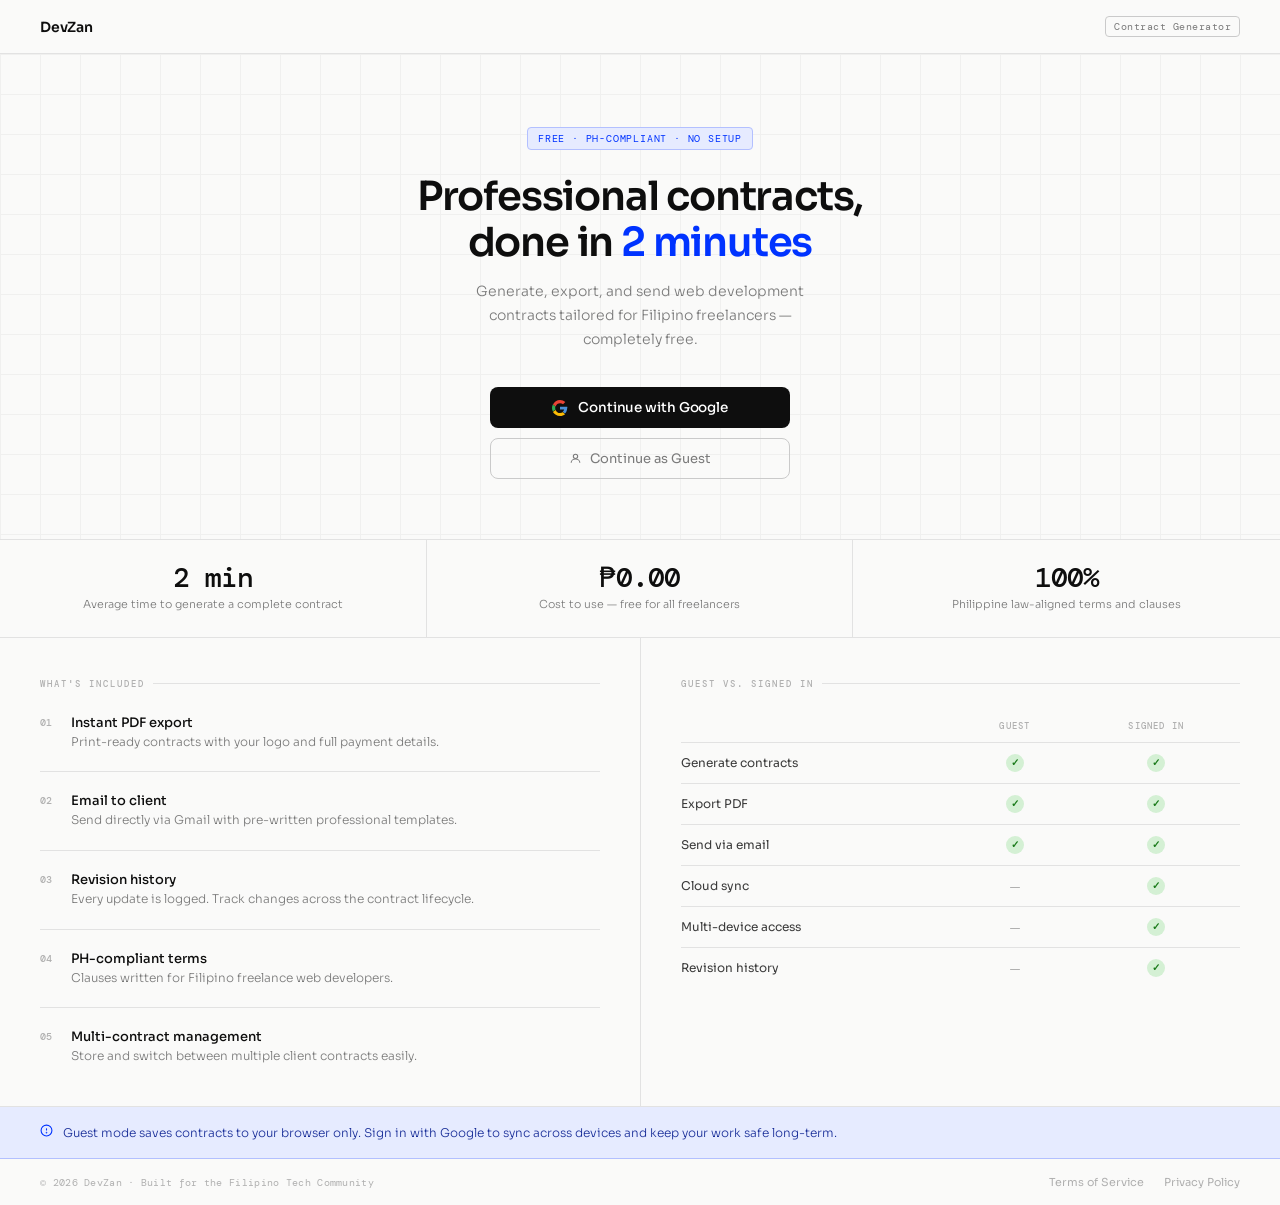
<file: templates/login.html>
<!DOCTYPE html>
<html lang="en">
<head>
<meta charset="UTF-8"/>
<meta name="viewport" content="width=device-width,initial-scale=1.0"/>
<title>DevZan — Contract Generator</title>
<link href="https://fonts.googleapis.com/css2?family=DM+Mono:wght@300;400;500&family=Sora:wght@300;400;500;600&display=swap" rel="stylesheet"/>
<style>
*, *::before, *::after { box-sizing: border-box; margin: 0; padding: 0; }

:root {
  --ink:     #0e0e0e;
  --ink2:    #3a3a3a;
  --ink3:    #7a7a7a;
  --ink4:    #b0b0b0;
  --border:  #e2e2e2;
  --border2: #cacaca;
  --surface: #f5f5f3;
  --surface2:#eeeeec;
  --white:   #fafaf9;
  --accent:  #0033ff;
  --accent-l:#e6ebff;
  --accent-b:#b3c0ff;
  --success: #d4f0d4;
  --success-t:#1a7a1a;
}

html { scroll-behavior: smooth; }

body {
  font-family: 'Sora', -apple-system, sans-serif;
  background: var(--white);
  color: var(--ink);
  min-height: 100vh;
  display: flex;
  flex-direction: column;
  -webkit-font-smoothing: antialiased;
}

/* ── HEADER ── */
header {
  position: sticky; top: 0; z-index: 50;
  height: 54px;
  padding: 0 40px;
  display: flex; align-items: center; justify-content: space-between;
  background: rgba(250,250,249,0.92);
  backdrop-filter: blur(10px);
  border-bottom: 1px solid var(--border);
  animation: slideDown 0.4s ease both;
}

@keyframes slideDown {
  from { opacity: 0; transform: translateY(-8px); }
  to   { opacity: 1; transform: translateY(0); }
}

.logo { display: flex; align-items: center; gap: 9px; text-decoration: none; }
.logo-mark {
  width: 26px; height: 26px;
  background: var(--ink);
  border-radius: 5px;
  display: flex; align-items: center; justify-content: center;
}
.logo-mark svg { width: 13px; height: 13px; color: #fff; }
.logo-name { font-size: 14px; font-weight: 600; color: var(--ink); letter-spacing: -0.2px; }
.hdr-badge {
  font-family: 'DM Mono', monospace;
  font-size: 10px; font-weight: 400;
  color: var(--ink3);
  border: 1px solid var(--border2);
  border-radius: 4px;
  padding: 3px 8px;
  letter-spacing: 0.5px;
}

/* ── HERO ── */
.hero {
  padding: 72px 40px 60px;
  text-align: center;
  border-bottom: 1px solid var(--border);
  background: var(--white);
  animation: fadeUp 0.5s 0.1s ease both;
  position: relative;
  overflow: hidden;
}

/* subtle grid bg */
.hero::before {
  content: '';
  position: absolute; inset: 0;
  background-image:
    linear-gradient(var(--border) 1px, transparent 1px),
    linear-gradient(90deg, var(--border) 1px, transparent 1px);
  background-size: 40px 40px;
  opacity: 0.4;
  pointer-events: none;
}

@keyframes fadeUp {
  from { opacity: 0; transform: translateY(14px); }
  to   { opacity: 1; transform: translateY(0); }
}

.hero-eyebrow {
  display: inline-flex; align-items: center; gap: 6px;
  font-family: 'DM Mono', monospace;
  font-size: 10px; font-weight: 400;
  color: var(--accent);
  background: var(--accent-l);
  border: 1px solid var(--accent-b);
  border-radius: 4px;
  padding: 4px 10px;
  margin-bottom: 24px;
  letter-spacing: 0.8px;
  text-transform: uppercase;
  position: relative;
}

.hero h1 {
  font-size: clamp(28px, 4vw, 40px);
  font-weight: 600;
  color: var(--ink);
  letter-spacing: -1.2px;
  line-height: 1.15;
  margin-bottom: 14px;
  position: relative;
}

.hero h1 em {
  font-style: normal;
  color: var(--accent);
}

.hero-sub {
  font-size: 14px;
  color: var(--ink3);
  line-height: 1.7;
  max-width: 380px;
  margin: 0 auto 36px;
  font-weight: 300;
  position: relative;
}

.cta-group {
  display: flex; flex-direction: column; align-items: center; gap: 10px;
  position: relative;
}

.btn-google {
  display: flex; align-items: center; justify-content: center; gap: 10px;
  width: 100%; max-width: 300px;
  padding: 12px 20px;
  background: var(--ink);
  border: none;
  border-radius: 8px;
  font-family: 'Sora', sans-serif;
  font-size: 13.5px; font-weight: 500;
  color: #fff; cursor: pointer; text-decoration: none;
  transition: background 0.15s, transform 0.12s;
  letter-spacing: -0.1px;
}
.btn-google:hover { background: var(--ink2); transform: translateY(-1px); }

.btn-guest {
  display: flex; align-items: center; justify-content: center; gap: 8px;
  width: 100%; max-width: 300px;
  padding: 11px 20px;
  background: transparent;
  border: 1px solid var(--border2);
  border-radius: 8px;
  font-family: 'Sora', sans-serif;
  font-size: 13px; font-weight: 400;
  color: var(--ink3); cursor: pointer; text-decoration: none;
  transition: border-color 0.15s, color 0.15s, background 0.15s;
}
.btn-guest:hover { border-color: var(--ink); color: var(--ink); background: var(--surface); }

/* ── STATS ── */
.stats-row {
  display: grid; grid-template-columns: repeat(3, 1fr);
  border-bottom: 1px solid var(--border);
  animation: fadeUp 0.5s 0.2s ease both;
}
.stat-cell {
  padding: 24px 32px;
  border-right: 1px solid var(--border);
  text-align: center;
}
.stat-cell:last-child { border-right: none; }
.stat-num {
  font-family: 'DM Mono', monospace;
  font-size: 28px; font-weight: 500;
  color: var(--ink); letter-spacing: -1px; line-height: 1;
  margin-bottom: 4px;
}
.stat-desc { font-size: 11px; color: var(--ink3); font-weight: 300; line-height: 1.5; }

/* ── BODY SECTIONS ── */
.body-grid {
  display: grid;
  grid-template-columns: 1fr 1px 1fr;
  border-bottom: 1px solid var(--border);
  animation: fadeUp 0.5s 0.3s ease both;
}

.divider-v { background: var(--border); }

.panel { padding: 40px 40px; }

.sec-label {
  font-family: 'DM Mono', monospace;
  font-size: 9px; font-weight: 500;
  letter-spacing: 2px; text-transform: uppercase;
  color: var(--ink4);
  margin-bottom: 24px;
  display: flex; align-items: center; gap: 8px;
}
.sec-label::after {
  content: '';
  flex: 1; height: 1px;
  background: var(--border);
}

/* FEATURES */
.feat-list { display: flex; flex-direction: column; gap: 20px; }

.feat-item {
  display: flex; align-items: flex-start; gap: 13px;
  padding-bottom: 20px;
  border-bottom: 1px solid var(--border);
}
.feat-item:last-child { border-bottom: none; padding-bottom: 0; }

.feat-num {
  font-family: 'DM Mono', monospace;
  font-size: 10px; font-weight: 500;
  color: var(--ink4);
  width: 18px; margin-top: 2px; flex-shrink: 0;
}

.feat-body {}
.feat-title { font-size: 13px; font-weight: 500; color: var(--ink); margin-bottom: 2px; }
.feat-desc  { font-size: 12px; color: var(--ink3); line-height: 1.55; font-weight: 300; }

/* COMPARE TABLE */
.cmp-table {
  width: 100%; border-collapse: collapse;
  font-size: 12px;
}
.cmp-table thead tr th {
  padding: 6px 12px 10px;
  font-family: 'DM Mono', monospace;
  font-size: 9px; font-weight: 500;
  letter-spacing: 1.2px; text-transform: uppercase;
  color: var(--ink4);
  border-bottom: 1px solid var(--border);
}
.cmp-table thead tr th:first-child { text-align: left; padding-left: 0; }
.cmp-table thead tr th:not(:first-child) { text-align: center; }

.cmp-table tbody tr td {
  padding: 11px 12px;
  color: var(--ink3);
  border-bottom: 1px solid var(--border);
  vertical-align: middle;
}
.cmp-table tbody tr:last-child td { border-bottom: none; }
.cmp-table tbody tr td:first-child { color: var(--ink2); padding-left: 0; font-weight: 400; }
.cmp-table tbody tr td:not(:first-child) { text-align: center; }

.check {
  display: inline-flex; align-items: center; justify-content: center;
  width: 18px; height: 18px;
  background: var(--success);
  border-radius: 50%;
  color: var(--success-t);
  font-size: 10px;
  font-weight: 600;
}
.minus {
  display: inline-block;
  width: 10px; height: 1px;
  background: var(--ink4);
  border-radius: 2px;
  vertical-align: middle;
}

/* ── NOTICE ── */
.notice {
  display: flex; gap: 10px; align-items: flex-start;
  padding: 16px 40px;
  background: var(--accent-l);
  border-bottom: 1px solid var(--accent-b);
  animation: fadeUp 0.5s 0.35s ease both;
}
.notice svg { width: 13px; height: 13px; flex-shrink: 0; margin-top: 1px; color: var(--accent); }
.notice span { font-size: 12px; color: #1a2f99; line-height: 1.6; font-weight: 300; }

/* ── FOOTER ── */
footer {
  padding: 16px 40px;
  display: flex; align-items: center; justify-content: space-between;
  animation: fadeUp 0.5s 0.4s ease both;
}
.foot-copy {
  font-family: 'DM Mono', monospace;
  font-size: 10px; color: var(--ink4); letter-spacing: 0.3px;
}
.foot-links { display: flex; gap: 20px; }
.foot-links a {
  font-size: 11px; color: var(--ink4); text-decoration: none;
  transition: color 0.15s;
}
.foot-links a:hover { color: var(--ink2); }

/* ── RESPONSIVE ── */
@media (max-width: 700px) {
  header { padding: 0 20px; }
  .hero { padding: 48px 24px 44px; }
  .stats-row { grid-template-columns: 1fr; }
  .stat-cell { border-right: none; border-bottom: 1px solid var(--border); }
  .stat-cell:last-child { border-bottom: none; }
  .body-grid { grid-template-columns: 1fr; }
  .divider-v { height: 1px; width: auto; }
  .panel { padding: 32px 24px; }
  .notice { padding: 14px 24px; }
  footer { padding: 14px 24px; flex-direction: column; gap: 10px; align-items: flex-start; }
}
</style>
</head>
<body>

<!-- HEADER -->
<header>
  <a href="/" class="logo">
    <span class="logo-name">DevZan</span>
  </a>
  <span class="hdr-badge">Contract Generator</span>
</header>

<!-- HERO -->
<section class="hero">
  <div class="hero-eyebrow">Free · PH-Compliant · No Setup</div>
  <h1>Professional contracts,<br>done in <em>2 minutes</em></h1>
  <p class="hero-sub">Generate, export, and send web development contracts tailored for Filipino freelancers — completely free.</p>

  <div class="cta-group">
    <a href="/auth/google" class="btn-google">
      <svg width="16" height="16" viewBox="0 0 48 48">
        <path fill="#EA4335" d="M24 9.5c3.5 0 6.6 1.2 9.1 3.2l6.8-6.8C35.8 2.5 30.2 0 24 0 14.7 0 6.7 5.4 2.9 13.3l7.9 6.1C12.7 13 18 9.5 24 9.5z"/>
        <path fill="#4A90D9" d="M46.1 24.5c0-1.6-.1-3.1-.4-4.5H24v8.5h12.4c-.5 2.8-2.1 5.1-4.5 6.7l7 5.4c4.1-3.8 6.5-9.4 6.5-16.1z"/>
        <path fill="#34A853" d="M10.8 28.6A14.5 14.5 0 019.5 24c0-1.6.3-3.2.8-4.6l-7.9-6.1A24 24 0 000 24c0 3.9.9 7.5 2.6 10.8l8.2-6.2z"/>
        <path fill="#FBBC05" d="M24 48c6.2 0 11.4-2 15.2-5.5l-7-5.4c-2 1.4-4.6 2.2-8.2 2.2-6 0-11.2-4-13-9.5l-8.2 6.2C6.5 42.6 14.7 48 24 48z"/>
      </svg>
      Continue with Google
    </a>
    <a href="/guest" class="btn-guest">
      <svg viewBox="0 0 24 24" fill="none" stroke="currentColor" stroke-width="2" width="13" height="13">
        <circle cx="12" cy="8" r="4"/>
        <path d="M4 20c0-4 3.6-7 8-7s8 3 8 7"/>
      </svg>
      Continue as Guest
    </a>
  </div>
</section>

<!-- STATS -->
<div class="stats-row">
  <div class="stat-cell">
    <div class="stat-num">2 min</div>
    <div class="stat-desc">Average time to generate a complete contract</div>
  </div>
  <div class="stat-cell">
    <div class="stat-num">₱0.00</div>
    <div class="stat-desc">Cost to use — free for all freelancers</div>
  </div>
  <div class="stat-cell">
    <div class="stat-num">100%</div>
    <div class="stat-desc">Philippine law-aligned terms and clauses</div>
  </div>
</div>

<!-- BODY -->
<div class="body-grid">

  <!-- FEATURES -->
  <div class="panel">
    <div class="sec-label">What's included</div>
    <div class="feat-list">
      <div class="feat-item">
        <div class="feat-num">01</div>
        <div class="feat-body">
          <div class="feat-title">Instant PDF export</div>
          <div class="feat-desc">Print-ready contracts with your logo and full payment details.</div>
        </div>
      </div>
      <div class="feat-item">
        <div class="feat-num">02</div>
        <div class="feat-body">
          <div class="feat-title">Email to client</div>
          <div class="feat-desc">Send directly via Gmail with pre-written professional templates.</div>
        </div>
      </div>
      <div class="feat-item">
        <div class="feat-num">03</div>
        <div class="feat-body">
          <div class="feat-title">Revision history</div>
          <div class="feat-desc">Every update is logged. Track changes across the contract lifecycle.</div>
        </div>
      </div>
      <div class="feat-item">
        <div class="feat-num">04</div>
        <div class="feat-body">
          <div class="feat-title">PH-compliant terms</div>
          <div class="feat-desc">Clauses written for Filipino freelance web developers.</div>
        </div>
      </div>
      <div class="feat-item">
        <div class="feat-num">05</div>
        <div class="feat-body">
          <div class="feat-title">Multi-contract management</div>
          <div class="feat-desc">Store and switch between multiple client contracts easily.</div>
        </div>
      </div>
    </div>
  </div>

  <div class="divider-v"></div>

  <!-- COMPARE -->
  <div class="panel">
    <div class="sec-label">Guest vs. signed in</div>
    <table class="cmp-table">
      <thead>
        <tr>
          <th></th>
          <th>Guest</th>
          <th>Signed in</th>
        </tr>
      </thead>
      <tbody>
        <tr>
          <td>Generate contracts</td>
          <td><span class="check">✓</span></td>
          <td><span class="check">✓</span></td>
        </tr>
        <tr>
          <td>Export PDF</td>
          <td><span class="check">✓</span></td>
          <td><span class="check">✓</span></td>
        </tr>
        <tr>
          <td>Send via email</td>
          <td><span class="check">✓</span></td>
          <td><span class="check">✓</span></td>
        </tr>
        <tr>
          <td>Cloud sync</td>
          <td><span class="minus"></span></td>
          <td><span class="check">✓</span></td>
        </tr>
        <tr>
          <td>Multi-device access</td>
          <td><span class="minus"></span></td>
          <td><span class="check">✓</span></td>
        </tr>
        <tr>
          <td>Revision history</td>
          <td><span class="minus"></span></td>
          <td><span class="check">✓</span></td>
        </tr>
      </tbody>
    </table>
  </div>

</div>

<!-- NOTICE -->
<div class="notice">
  <svg viewBox="0 0 24 24" fill="none" stroke="currentColor" stroke-width="2">
    <circle cx="12" cy="12" r="10"/>
    <line x1="12" y1="8" x2="12" y2="12"/>
    <circle cx="12" cy="16" r="0.5" fill="currentColor"/>
  </svg>
  <span>Guest mode saves contracts to your browser only. Sign in with Google to sync across devices and keep your work safe long-term.</span>
</div>

<!-- FOOTER -->
<footer>
  <span class="foot-copy">© 2026 DevZan · Built for the Filipino Tech Community</span>
  <div class="foot-links">
    <a href="/terms">Terms of Service</a>
    <a href="/privacy">Privacy Policy</a>
  </div>
</footer>

</body>
</html>
</file>
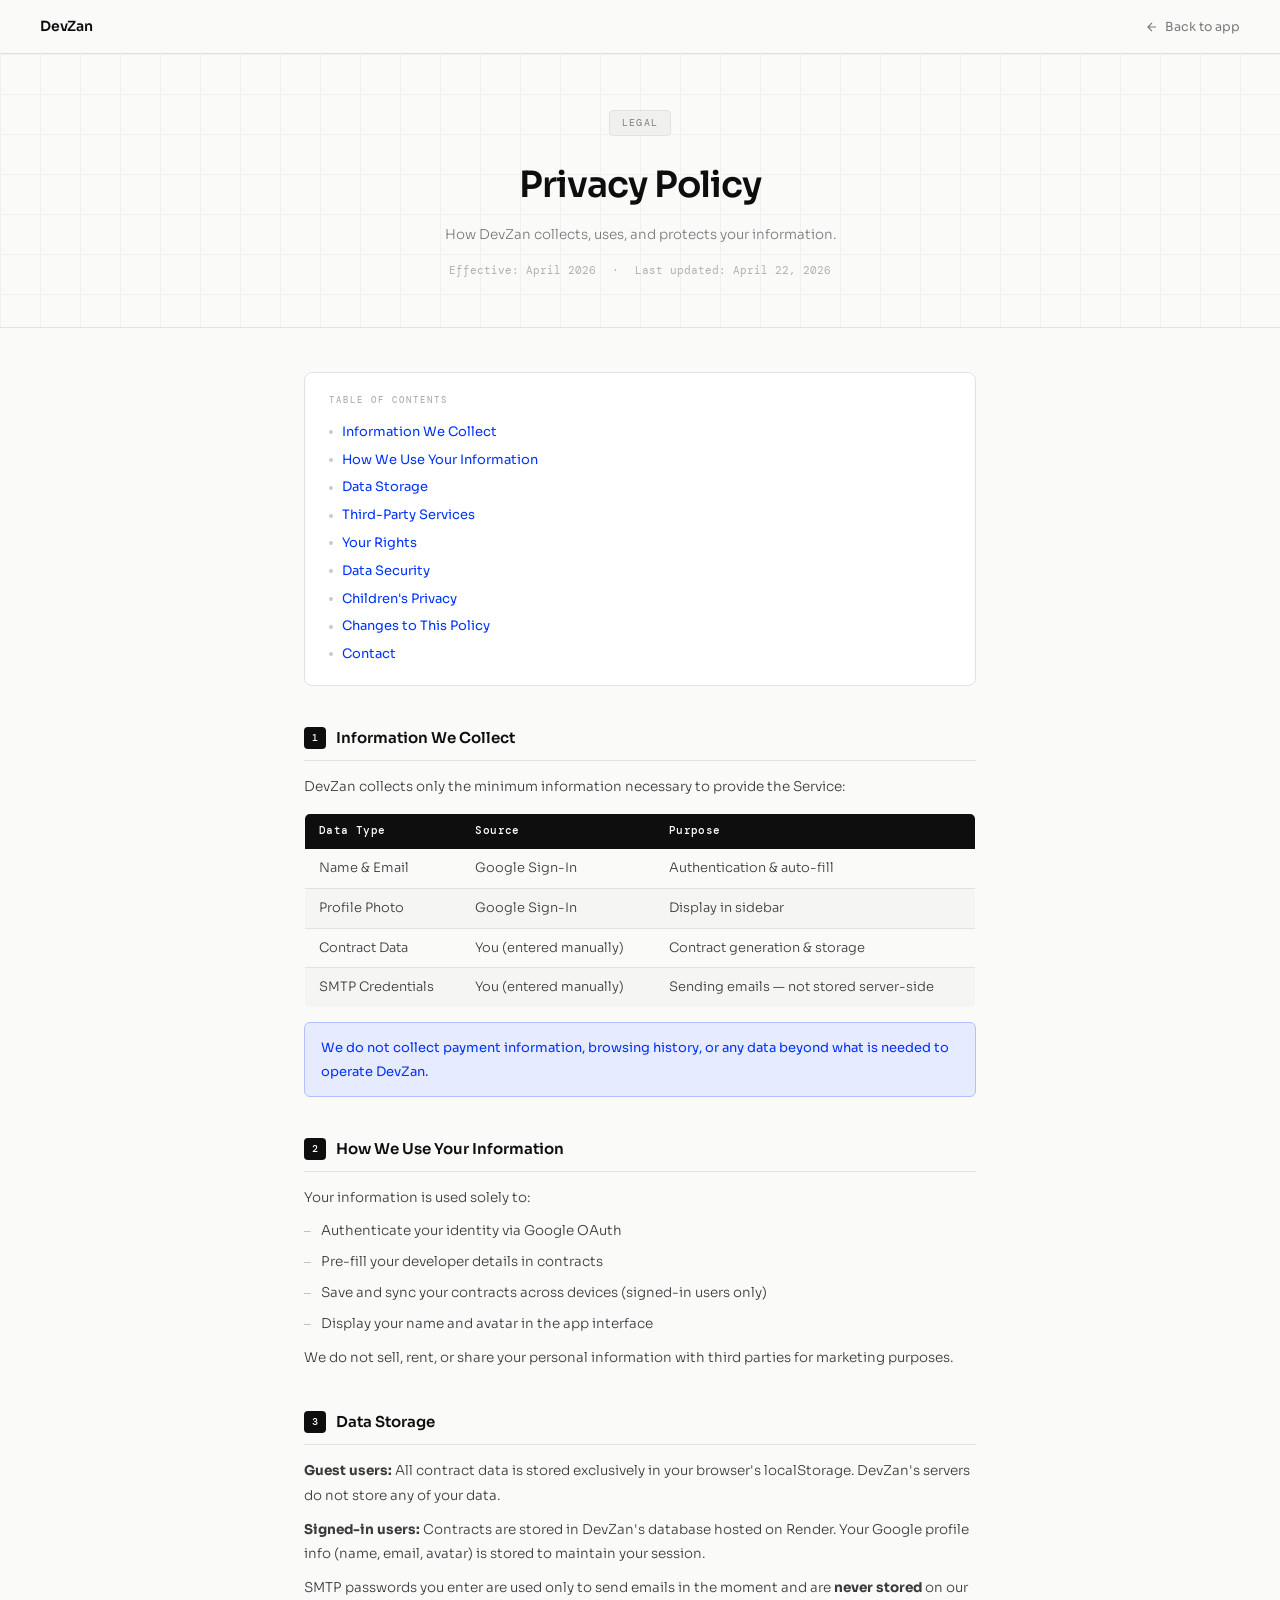
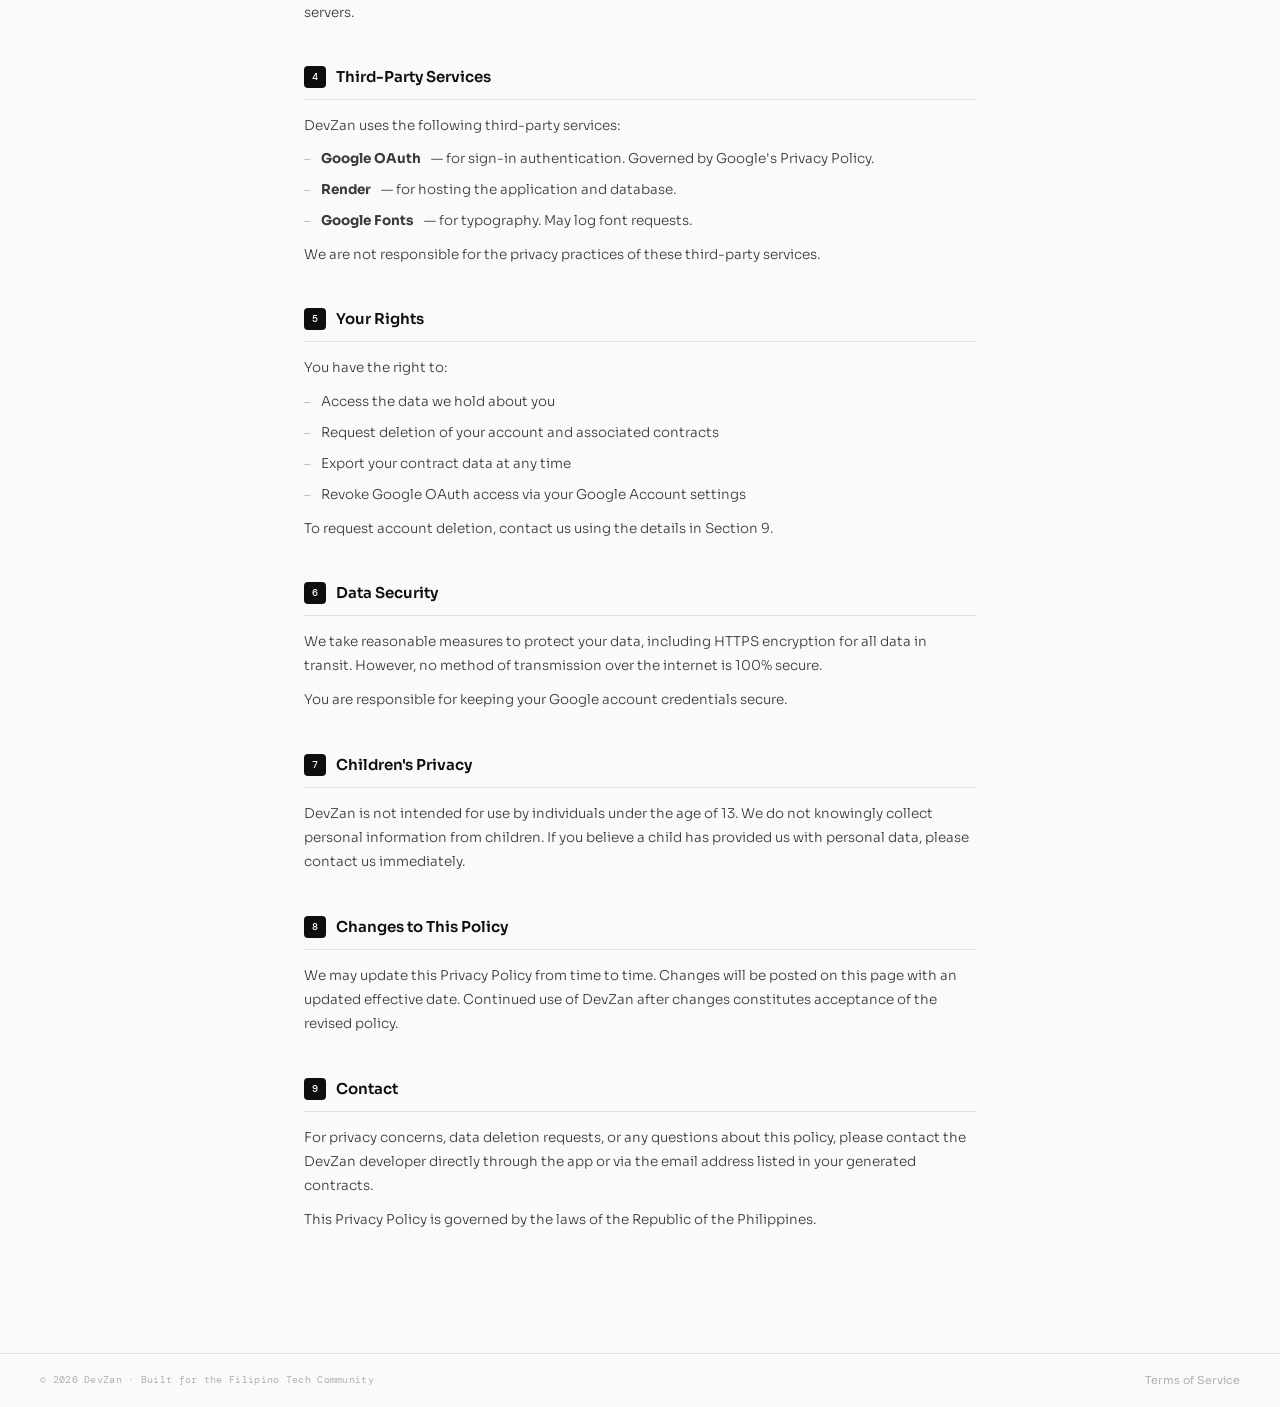
<file: templates/privacy.html>
<!DOCTYPE html>
<html lang="en">
<head>
<meta charset="UTF-8"/>
<meta name="viewport" content="width=device-width,initial-scale=1.0"/>
<title>Privacy Policy — DevZan</title>
<link href="https://fonts.googleapis.com/css2?family=DM+Mono:wght@300;400;500&family=Sora:wght@300;400;500;600&display=swap" rel="stylesheet"/>
<style>
*{box-sizing:border-box;margin:0;padding:0}
body{font-family:'Sora',sans-serif;background:#fafaf9;color:#0e0e0e;min-height:100vh;font-size:14px;line-height:1.6;-webkit-font-smoothing:antialiased}

.nav{
  position:sticky;top:0;z-index:50;height:54px;padding:0 40px;
  display:flex;align-items:center;justify-content:space-between;
  background:rgba(250,250,249,0.92);backdrop-filter:blur(10px);
  border-bottom:1px solid #e2e2e2;
}
.nav-logo{font-size:14px;font-weight:600;color:#0e0e0e;text-decoration:none;letter-spacing:-.2px}
.nav-back{display:flex;align-items:center;gap:6px;color:#7a7a7a;font-size:12.5px;font-weight:400;text-decoration:none;transition:color .15s}
.nav-back:hover{color:#0e0e0e}
.nav-back svg{width:14px;height:14px}

.hero{
  padding:56px 32px 48px;text-align:center;
  border-bottom:1px solid #e2e2e2;background:#fafaf9;
  position:relative;overflow:hidden;
}
.hero::before{
  content:'';position:absolute;inset:0;
  background-image:linear-gradient(#e2e2e2 1px,transparent 1px),linear-gradient(90deg,#e2e2e2 1px,transparent 1px);
  background-size:40px 40px;opacity:0.4;pointer-events:none;
}
.hero-badge{
  display:inline-flex;align-items:center;gap:6px;padding:4px 12px;
  background:#f0f0ee;border:1px solid #e2e2e2;border-radius:4px;
  font-family:'DM Mono',monospace;font-size:10px;font-weight:400;
  letter-spacing:1.2px;text-transform:uppercase;color:#7a7a7a;
  margin-bottom:20px;position:relative;
}
.hero h1{font-size:clamp(26px,3.5vw,36px);font-weight:600;color:#0e0e0e;letter-spacing:-1px;margin-bottom:10px;position:relative}
.hero p{font-size:13.5px;color:#7a7a7a;max-width:400px;margin:0 auto;font-weight:300;line-height:1.7;position:relative}
.hero-meta{display:flex;align-items:center;justify-content:center;gap:16px;margin-top:16px;font-family:'DM Mono',monospace;font-size:10.5px;color:#b0b0b0;position:relative}

.content{max-width:720px;margin:0 auto;padding:44px 24px 80px}

.toc{background:#fff;border:1px solid #e2e2e2;border-radius:8px;padding:20px 24px;margin-bottom:40px}
.toc-title{font-family:'DM Mono',monospace;font-size:9px;font-weight:500;text-transform:uppercase;letter-spacing:2px;color:#b0b0b0;margin-bottom:14px}
.toc-list{list-style:none;display:flex;flex-direction:column;gap:7px}
.toc-list a{font-size:13px;color:#0033ff;text-decoration:none;display:flex;align-items:center;gap:9px;font-weight:400;transition:color .15s}
.toc-list a:hover{color:#0022cc}
.toc-list a::before{content:'';width:4px;height:4px;border-radius:50%;background:#cacaca;flex-shrink:0}

.section{margin-bottom:40px}
.section-num{display:inline-flex;align-items:center;justify-content:center;width:22px;height:22px;background:#0e0e0e;color:#fff;border-radius:4px;font-size:10px;font-weight:500;font-family:'DM Mono',monospace;flex-shrink:0;margin-right:10px}
.section h2{font-size:15px;font-weight:600;color:#0e0e0e;margin-bottom:14px;display:flex;align-items:center;padding-bottom:10px;border-bottom:1px solid #e2e2e2}
.section p{font-size:13.5px;color:#3a3a3a;line-height:1.8;margin-bottom:10px;font-weight:300}
.section p:last-child{margin-bottom:0}
.section ul{list-style:none;padding:0;margin:10px 0;display:flex;flex-direction:column;gap:8px}
.section ul li{font-size:13.5px;color:#3a3a3a;line-height:1.7;display:flex;align-items:flex-start;gap:10px;font-weight:300}
.section ul li::before{content:'—';color:#b0b0b0;flex-shrink:0;font-family:'DM Mono',monospace;font-size:11px;margin-top:3px}

.highlight{background:#e6ebff;border:1px solid #b3c0ff;border-radius:6px;padding:13px 16px;margin:14px 0}
.highlight p{color:#0033ff;margin:0;font-size:13px;font-weight:400}

.data-table{width:100%;border-collapse:collapse;margin:14px 0;border:1px solid #e2e2e2;border-radius:6px;overflow:hidden}
.data-table th{background:#0e0e0e;color:#fff;padding:9px 14px;font-size:10.5px;font-weight:500;text-align:left;letter-spacing:.4px;font-family:'DM Mono',monospace}
.data-table td{padding:9px 14px;font-size:13px;color:#3a3a3a;border-bottom:1px solid #e2e2e2;font-weight:300}
.data-table tr:last-child td{border-bottom:none}
.data-table tr:nth-child(even) td{background:#f5f5f3}

.footer{padding:18px 40px;display:flex;align-items:center;justify-content:space-between;border-top:1px solid #e2e2e2}
.footer-copy{font-family:'DM Mono',monospace;font-size:10px;color:#b0b0b0;letter-spacing:.3px}
.footer-link{font-size:11px;color:#b0b0b0;text-decoration:none;transition:color .15s}
.footer-link:hover{color:#0e0e0e}
</style>
</head>
<body>

<nav class="nav">
  <a href="/" class="nav-logo">DevZan</a>
  <a href="/" class="nav-back">
    <svg viewBox="0 0 24 24" fill="none" stroke="currentColor" stroke-width="2"><path d="M19 12H5M12 5l-7 7 7 7"/></svg>
    Back to app
  </a>
</nav>

<div class="hero">
  <div class="hero-badge">Legal</div>
  <h1>Privacy Policy</h1>
  <p>How DevZan collects, uses, and protects your information.</p>
  <div class="hero-meta">
    <span>Effective: April 2026</span>
    <span>·</span>
    <span>Last updated: April 22, 2026</span>
  </div>
</div>

<div class="content">
  <div class="toc">
    <div class="toc-title">Table of Contents</div>
    <ul class="toc-list">
      <li><a href="#p1">Information We Collect</a></li>
      <li><a href="#p2">How We Use Your Information</a></li>
      <li><a href="#p3">Data Storage</a></li>
      <li><a href="#p4">Third-Party Services</a></li>
      <li><a href="#p5">Your Rights</a></li>
      <li><a href="#p6">Data Security</a></li>
      <li><a href="#p7">Children's Privacy</a></li>
      <li><a href="#p8">Changes to This Policy</a></li>
      <li><a href="#p9">Contact</a></li>
    </ul>
  </div>

  <div class="section" id="p1">
    <h2><span class="section-num">1</span>Information We Collect</h2>
    <p>DevZan collects only the minimum information necessary to provide the Service:</p>
    <table class="data-table">
      <thead><tr><th>Data Type</th><th>Source</th><th>Purpose</th></tr></thead>
      <tbody>
        <tr><td>Name & Email</td><td>Google Sign-In</td><td>Authentication & auto-fill</td></tr>
        <tr><td>Profile Photo</td><td>Google Sign-In</td><td>Display in sidebar</td></tr>
        <tr><td>Contract Data</td><td>You (entered manually)</td><td>Contract generation & storage</td></tr>
        <tr><td>SMTP Credentials</td><td>You (entered manually)</td><td>Sending emails — not stored server-side</td></tr>
      </tbody>
    </table>
    <div class="highlight">
      <p>We do not collect payment information, browsing history, or any data beyond what is needed to operate DevZan.</p>
    </div>
  </div>

  <div class="section" id="p2">
    <h2><span class="section-num">2</span>How We Use Your Information</h2>
    <p>Your information is used solely to:</p>
    <ul>
      <li>Authenticate your identity via Google OAuth</li>
      <li>Pre-fill your developer details in contracts</li>
      <li>Save and sync your contracts across devices (signed-in users only)</li>
      <li>Display your name and avatar in the app interface</li>
    </ul>
    <p>We do not sell, rent, or share your personal information with third parties for marketing purposes.</p>
  </div>

  <div class="section" id="p3">
    <h2><span class="section-num">3</span>Data Storage</h2>
    <p><strong>Guest users:</strong> All contract data is stored exclusively in your browser's localStorage. DevZan's servers do not store any of your data.</p>
    <p><strong>Signed-in users:</strong> Contracts are stored in DevZan's database hosted on Render. Your Google profile info (name, email, avatar) is stored to maintain your session.</p>
    <p>SMTP passwords you enter are used only to send emails in the moment and are <strong>never stored</strong> on our servers.</p>
  </div>

  <div class="section" id="p4">
    <h2><span class="section-num">4</span>Third-Party Services</h2>
    <p>DevZan uses the following third-party services:</p>
    <ul>
      <li><strong>Google OAuth</strong> — for sign-in authentication. Governed by Google's Privacy Policy.</li>
      <li><strong>Render</strong> — for hosting the application and database.</li>
      <li><strong>Google Fonts</strong> — for typography. May log font requests.</li>
    </ul>
    <p>We are not responsible for the privacy practices of these third-party services.</p>
  </div>

  <div class="section" id="p5">
    <h2><span class="section-num">5</span>Your Rights</h2>
    <p>You have the right to:</p>
    <ul>
      <li>Access the data we hold about you</li>
      <li>Request deletion of your account and associated contracts</li>
      <li>Export your contract data at any time</li>
      <li>Revoke Google OAuth access via your Google Account settings</li>
    </ul>
    <p>To request account deletion, contact us using the details in Section 9.</p>
  </div>

  <div class="section" id="p6">
    <h2><span class="section-num">6</span>Data Security</h2>
    <p>We take reasonable measures to protect your data, including HTTPS encryption for all data in transit. However, no method of transmission over the internet is 100% secure.</p>
    <p>You are responsible for keeping your Google account credentials secure.</p>
  </div>

  <div class="section" id="p7">
    <h2><span class="section-num">7</span>Children's Privacy</h2>
    <p>DevZan is not intended for use by individuals under the age of 13. We do not knowingly collect personal information from children. If you believe a child has provided us with personal data, please contact us immediately.</p>
  </div>

  <div class="section" id="p8">
    <h2><span class="section-num">8</span>Changes to This Policy</h2>
    <p>We may update this Privacy Policy from time to time. Changes will be posted on this page with an updated effective date. Continued use of DevZan after changes constitutes acceptance of the revised policy.</p>
  </div>

  <div class="section" id="p9">
    <h2><span class="section-num">9</span>Contact</h2>
    <p>For privacy concerns, data deletion requests, or any questions about this policy, please contact the DevZan developer directly through the app or via the email address listed in your generated contracts.</p>
    <p>This Privacy Policy is governed by the laws of the Republic of the Philippines.</p>
  </div>
</div>

<footer class="footer">
  <span class="footer-copy">© 2026 DevZan · Built for the Filipino Tech Community</span>
  <a href="/terms" class="footer-link">Terms of Service</a>
</footer>

</body>
</html>
</file>
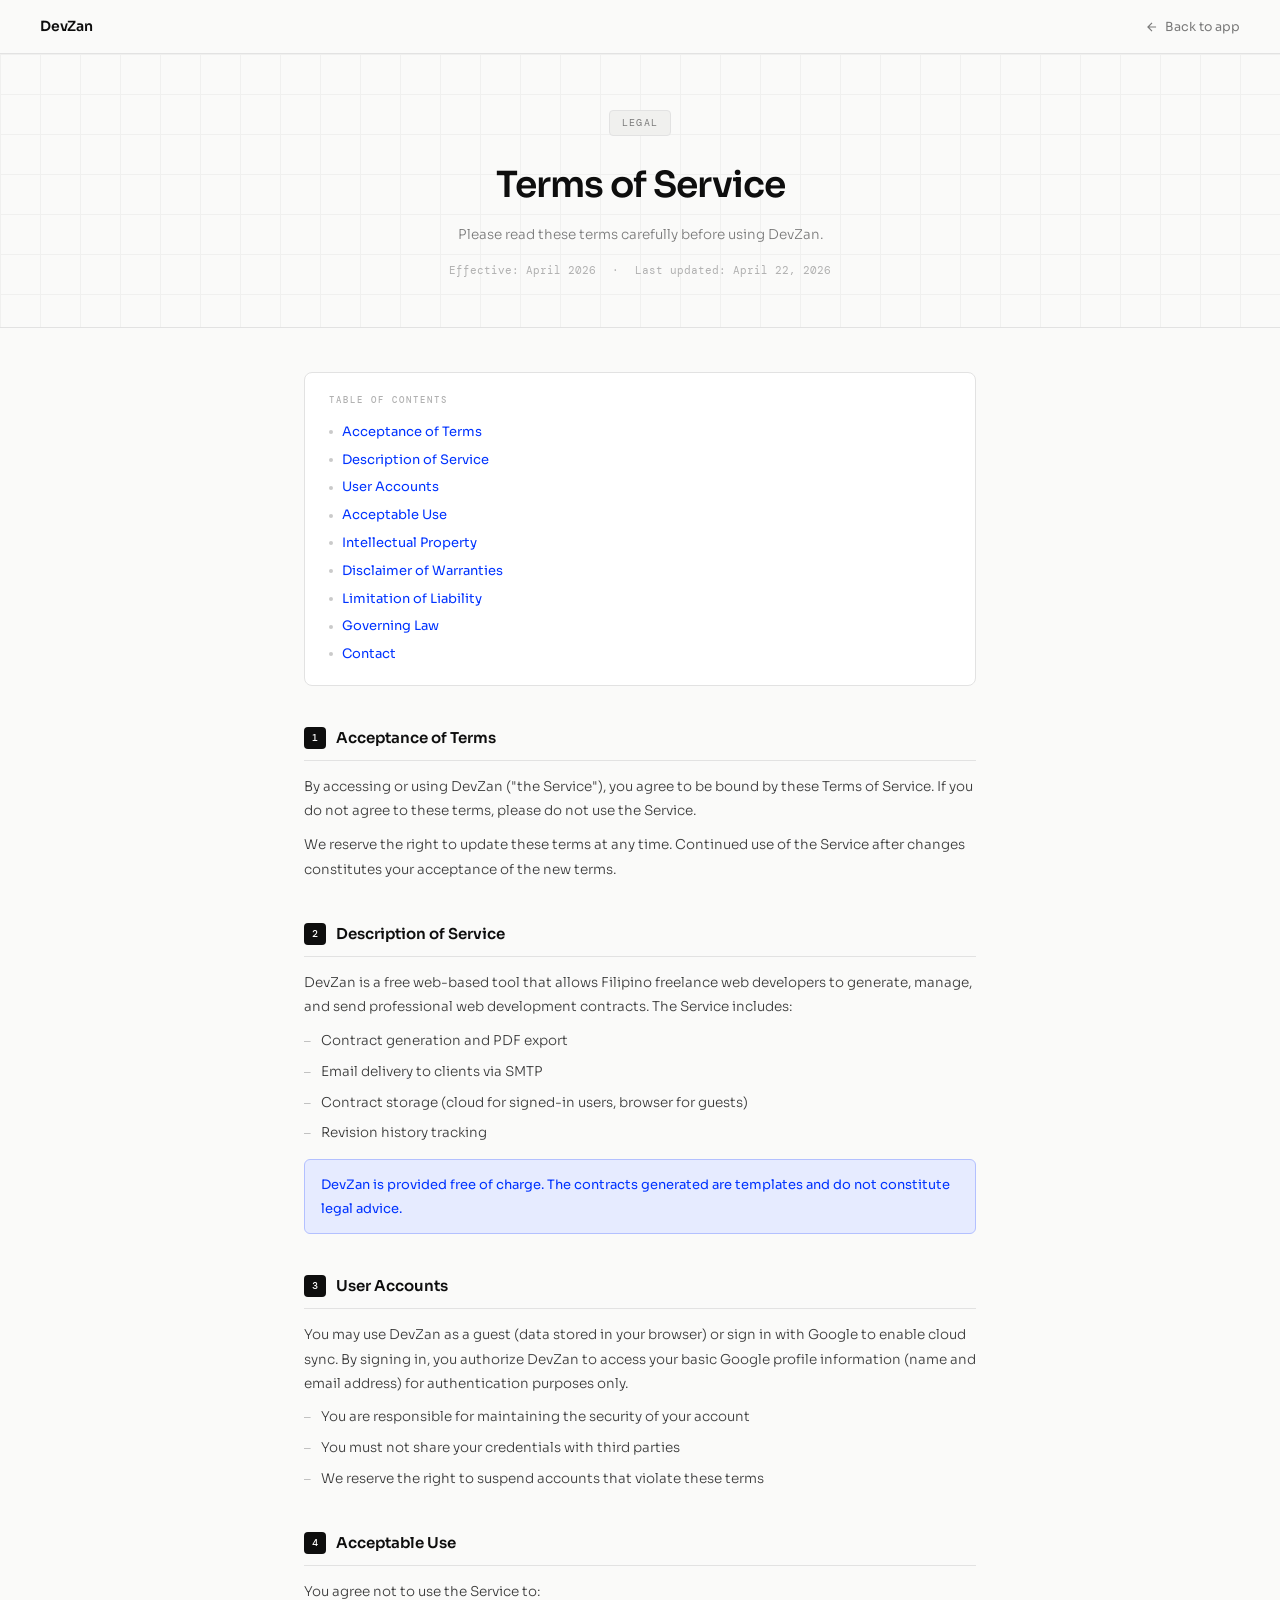
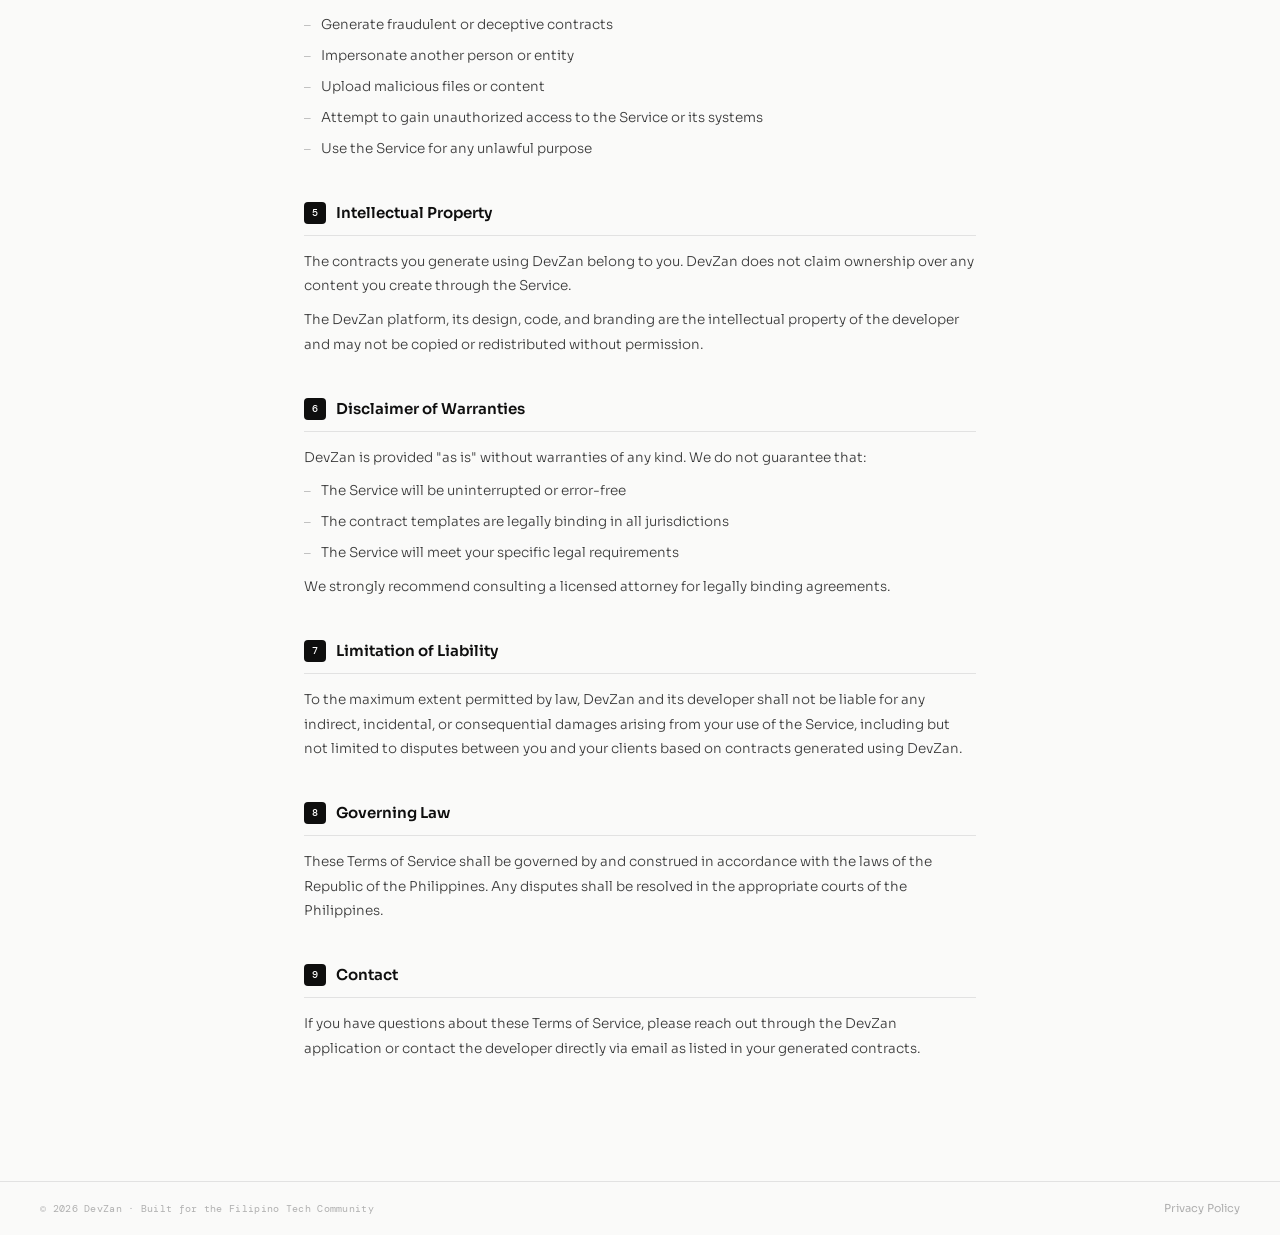
<file: templates/tos.html>
<!DOCTYPE html>
<html lang="en">
<head>
<meta charset="UTF-8"/>
<meta name="viewport" content="width=device-width,initial-scale=1.0"/>
<title>Terms of Service — DevZan</title>
<link href="https://fonts.googleapis.com/css2?family=DM+Mono:wght@300;400;500&family=Sora:wght@300;400;500;600&display=swap" rel="stylesheet"/>
<style>
*{box-sizing:border-box;margin:0;padding:0}
body{font-family:'Sora',sans-serif;background:#fafaf9;color:#0e0e0e;min-height:100vh;font-size:14px;line-height:1.6;-webkit-font-smoothing:antialiased}

.nav{
  position:sticky;top:0;z-index:50;height:54px;padding:0 40px;
  display:flex;align-items:center;justify-content:space-between;
  background:rgba(250,250,249,0.92);backdrop-filter:blur(10px);
  border-bottom:1px solid #e2e2e2;
}
.nav-logo{font-size:14px;font-weight:600;color:#0e0e0e;text-decoration:none;letter-spacing:-.2px}
.nav-back{display:flex;align-items:center;gap:6px;color:#7a7a7a;font-size:12.5px;font-weight:400;text-decoration:none;transition:color .15s}
.nav-back:hover{color:#0e0e0e}
.nav-back svg{width:14px;height:14px}

.hero{
  padding:56px 32px 48px;text-align:center;
  border-bottom:1px solid #e2e2e2;background:#fafaf9;
  position:relative;overflow:hidden;
}
.hero::before{
  content:'';position:absolute;inset:0;
  background-image:linear-gradient(#e2e2e2 1px,transparent 1px),linear-gradient(90deg,#e2e2e2 1px,transparent 1px);
  background-size:40px 40px;opacity:0.4;pointer-events:none;
}
.hero-badge{
  display:inline-flex;align-items:center;gap:6px;padding:4px 12px;
  background:#f0f0ee;border:1px solid #e2e2e2;border-radius:4px;
  font-family:'DM Mono',monospace;font-size:10px;font-weight:400;
  letter-spacing:1.2px;text-transform:uppercase;color:#7a7a7a;
  margin-bottom:20px;position:relative;
}
.hero h1{font-size:clamp(26px,3.5vw,36px);font-weight:600;color:#0e0e0e;letter-spacing:-1px;margin-bottom:10px;position:relative}
.hero p{font-size:13.5px;color:#7a7a7a;max-width:400px;margin:0 auto;font-weight:300;line-height:1.7;position:relative}
.hero-meta{display:flex;align-items:center;justify-content:center;gap:16px;margin-top:16px;font-family:'DM Mono',monospace;font-size:10.5px;color:#b0b0b0;position:relative}

.content{max-width:720px;margin:0 auto;padding:44px 24px 80px}

.toc{background:#fff;border:1px solid #e2e2e2;border-radius:8px;padding:20px 24px;margin-bottom:40px}
.toc-title{font-family:'DM Mono',monospace;font-size:9px;font-weight:500;text-transform:uppercase;letter-spacing:2px;color:#b0b0b0;margin-bottom:14px}
.toc-list{list-style:none;display:flex;flex-direction:column;gap:7px}
.toc-list a{font-size:13px;color:#0033ff;text-decoration:none;display:flex;align-items:center;gap:9px;font-weight:400;transition:color .15s}
.toc-list a:hover{color:#0022cc}
.toc-list a::before{content:'';width:4px;height:4px;border-radius:50%;background:#cacaca;flex-shrink:0}

.section{margin-bottom:40px}
.section-num{display:inline-flex;align-items:center;justify-content:center;width:22px;height:22px;background:#0e0e0e;color:#fff;border-radius:4px;font-size:10px;font-weight:500;font-family:'DM Mono',monospace;flex-shrink:0;margin-right:10px}
.section h2{font-size:15px;font-weight:600;color:#0e0e0e;margin-bottom:14px;display:flex;align-items:center;padding-bottom:10px;border-bottom:1px solid #e2e2e2}
.section p{font-size:13.5px;color:#3a3a3a;line-height:1.8;margin-bottom:10px;font-weight:300}
.section p:last-child{margin-bottom:0}
.section ul{list-style:none;padding:0;margin:10px 0;display:flex;flex-direction:column;gap:8px}
.section ul li{font-size:13.5px;color:#3a3a3a;line-height:1.7;display:flex;align-items:flex-start;gap:10px;font-weight:300}
.section ul li::before{content:'—';color:#b0b0b0;flex-shrink:0;font-family:'DM Mono',monospace;font-size:11px;margin-top:3px}

.highlight{background:#e6ebff;border:1px solid #b3c0ff;border-radius:6px;padding:13px 16px;margin:14px 0}
.highlight p{color:#0033ff;margin:0;font-size:13px;font-weight:400}

.footer{padding:18px 40px;display:flex;align-items:center;justify-content:space-between;border-top:1px solid #e2e2e2}
.footer-copy{font-family:'DM Mono',monospace;font-size:10px;color:#b0b0b0;letter-spacing:.3px}
.footer-link{font-size:11px;color:#b0b0b0;text-decoration:none;transition:color .15s}
.footer-link:hover{color:#0e0e0e}
</style>
</head>
<body>

<nav class="nav">
  <a href="/" class="nav-logo">DevZan</a>
  <a href="/" class="nav-back">
    <svg viewBox="0 0 24 24" fill="none" stroke="currentColor" stroke-width="2"><path d="M19 12H5M12 5l-7 7 7 7"/></svg>
    Back to app
  </a>
</nav>

<div class="hero">
  <div class="hero-badge">Legal</div>
  <h1>Terms of Service</h1>
  <p>Please read these terms carefully before using DevZan.</p>
  <div class="hero-meta">
    <span>Effective: April 2026</span>
    <span>·</span>
    <span>Last updated: April 22, 2026</span>
  </div>
</div>

<div class="content">
  <div class="toc">
    <div class="toc-title">Table of Contents</div>
    <ul class="toc-list">
      <li><a href="#s1">Acceptance of Terms</a></li>
      <li><a href="#s2">Description of Service</a></li>
      <li><a href="#s3">User Accounts</a></li>
      <li><a href="#s4">Acceptable Use</a></li>
      <li><a href="#s5">Intellectual Property</a></li>
      <li><a href="#s6">Disclaimer of Warranties</a></li>
      <li><a href="#s7">Limitation of Liability</a></li>
      <li><a href="#s8">Governing Law</a></li>
      <li><a href="#s9">Contact</a></li>
    </ul>
  </div>

  <div class="section" id="s1">
    <h2><span class="section-num">1</span>Acceptance of Terms</h2>
    <p>By accessing or using DevZan ("the Service"), you agree to be bound by these Terms of Service. If you do not agree to these terms, please do not use the Service.</p>
    <p>We reserve the right to update these terms at any time. Continued use of the Service after changes constitutes your acceptance of the new terms.</p>
  </div>

  <div class="section" id="s2">
    <h2><span class="section-num">2</span>Description of Service</h2>
    <p>DevZan is a free web-based tool that allows Filipino freelance web developers to generate, manage, and send professional web development contracts. The Service includes:</p>
    <ul>
      <li>Contract generation and PDF export</li>
      <li>Email delivery to clients via SMTP</li>
      <li>Contract storage (cloud for signed-in users, browser for guests)</li>
      <li>Revision history tracking</li>
    </ul>
    <div class="highlight">
      <p>DevZan is provided free of charge. The contracts generated are templates and do not constitute legal advice.</p>
    </div>
  </div>

  <div class="section" id="s3">
    <h2><span class="section-num">3</span>User Accounts</h2>
    <p>You may use DevZan as a guest (data stored in your browser) or sign in with Google to enable cloud sync. By signing in, you authorize DevZan to access your basic Google profile information (name and email address) for authentication purposes only.</p>
    <ul>
      <li>You are responsible for maintaining the security of your account</li>
      <li>You must not share your credentials with third parties</li>
      <li>We reserve the right to suspend accounts that violate these terms</li>
    </ul>
  </div>

  <div class="section" id="s4">
    <h2><span class="section-num">4</span>Acceptable Use</h2>
    <p>You agree not to use the Service to:</p>
    <ul>
      <li>Generate fraudulent or deceptive contracts</li>
      <li>Impersonate another person or entity</li>
      <li>Upload malicious files or content</li>
      <li>Attempt to gain unauthorized access to the Service or its systems</li>
      <li>Use the Service for any unlawful purpose</li>
    </ul>
  </div>

  <div class="section" id="s5">
    <h2><span class="section-num">5</span>Intellectual Property</h2>
    <p>The contracts you generate using DevZan belong to you. DevZan does not claim ownership over any content you create through the Service.</p>
    <p>The DevZan platform, its design, code, and branding are the intellectual property of the developer and may not be copied or redistributed without permission.</p>
  </div>

  <div class="section" id="s6">
    <h2><span class="section-num">6</span>Disclaimer of Warranties</h2>
    <p>DevZan is provided "as is" without warranties of any kind. We do not guarantee that:</p>
    <ul>
      <li>The Service will be uninterrupted or error-free</li>
      <li>The contract templates are legally binding in all jurisdictions</li>
      <li>The Service will meet your specific legal requirements</li>
    </ul>
    <p>We strongly recommend consulting a licensed attorney for legally binding agreements.</p>
  </div>

  <div class="section" id="s7">
    <h2><span class="section-num">7</span>Limitation of Liability</h2>
    <p>To the maximum extent permitted by law, DevZan and its developer shall not be liable for any indirect, incidental, or consequential damages arising from your use of the Service, including but not limited to disputes between you and your clients based on contracts generated using DevZan.</p>
  </div>

  <div class="section" id="s8">
    <h2><span class="section-num">8</span>Governing Law</h2>
    <p>These Terms of Service shall be governed by and construed in accordance with the laws of the Republic of the Philippines. Any disputes shall be resolved in the appropriate courts of the Philippines.</p>
  </div>

  <div class="section" id="s9">
    <h2><span class="section-num">9</span>Contact</h2>
    <p>If you have questions about these Terms of Service, please reach out through the DevZan application or contact the developer directly via email as listed in your generated contracts.</p>
  </div>
</div>

<footer class="footer">
  <span class="footer-copy">© 2026 DevZan · Built for the Filipino Tech Community</span>
  <a href="/privacy" class="footer-link">Privacy Policy</a>
</footer>

</body>
</html>
</file>
